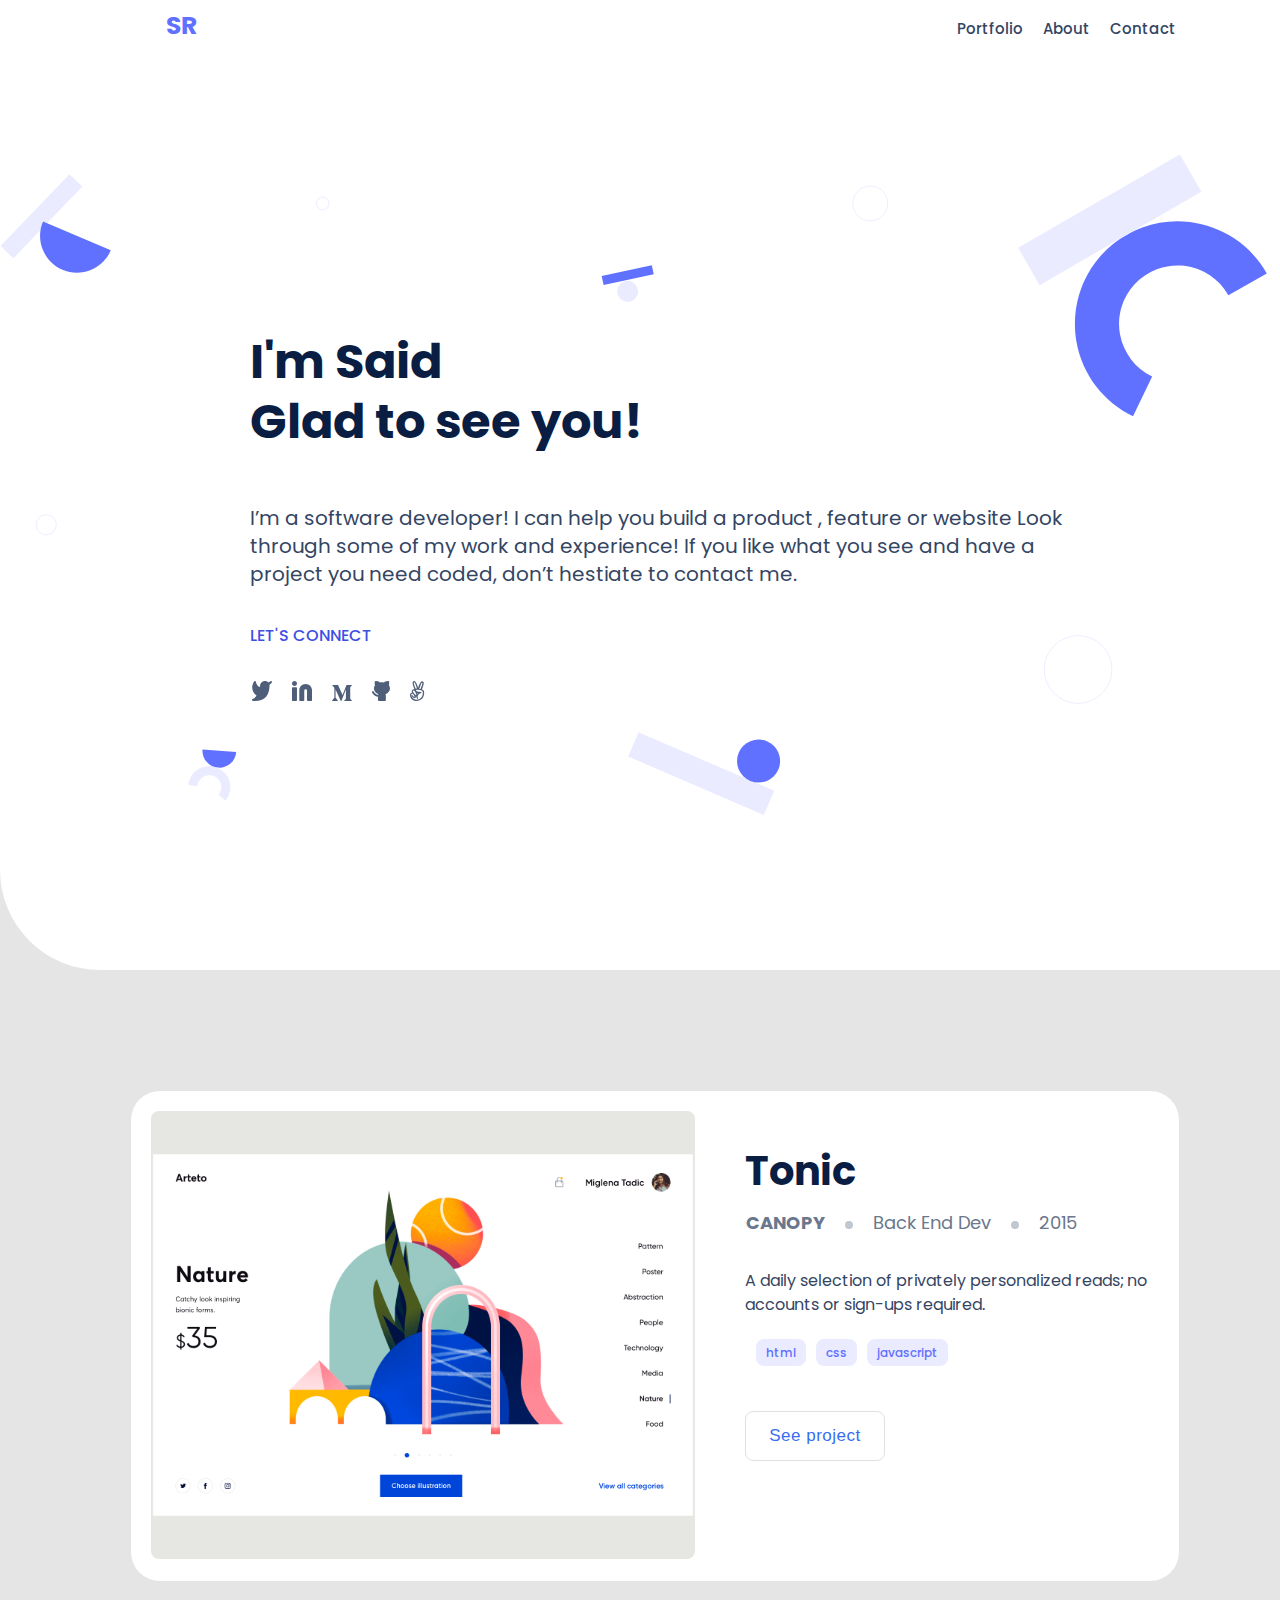
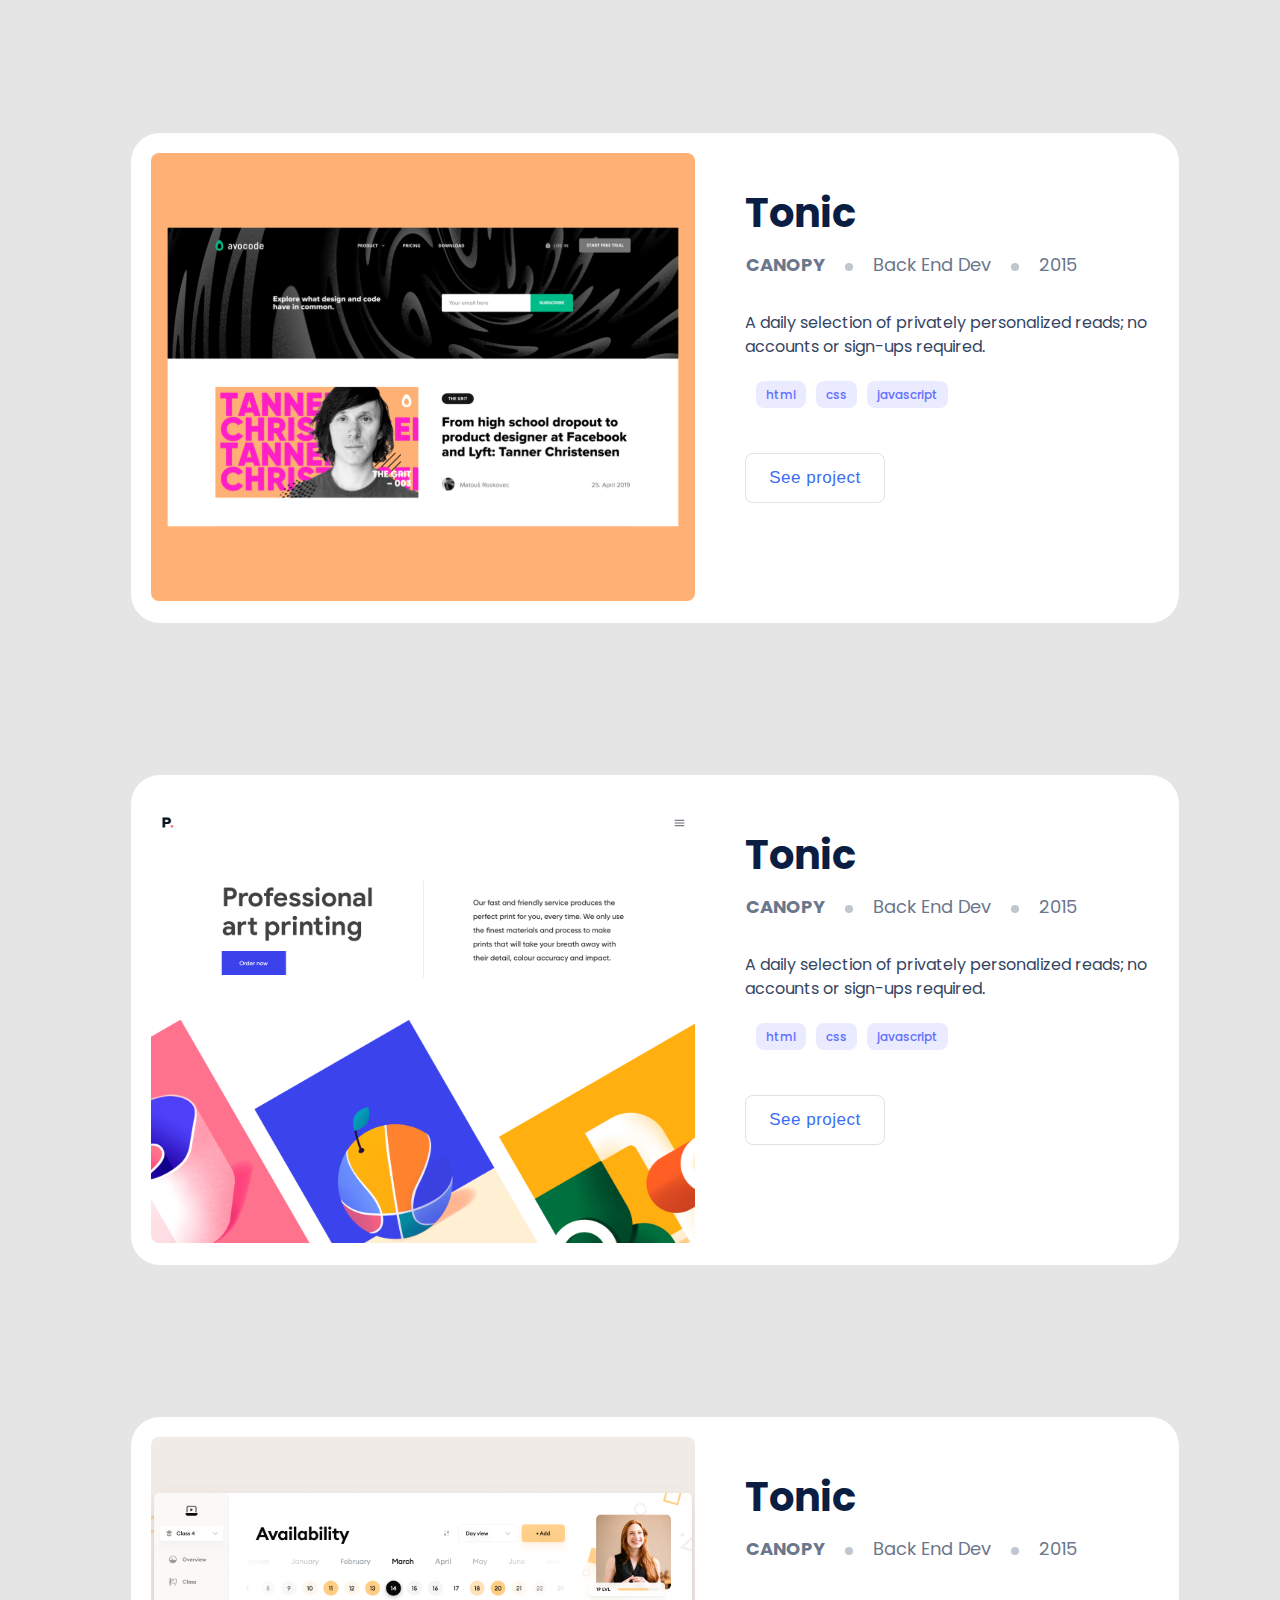
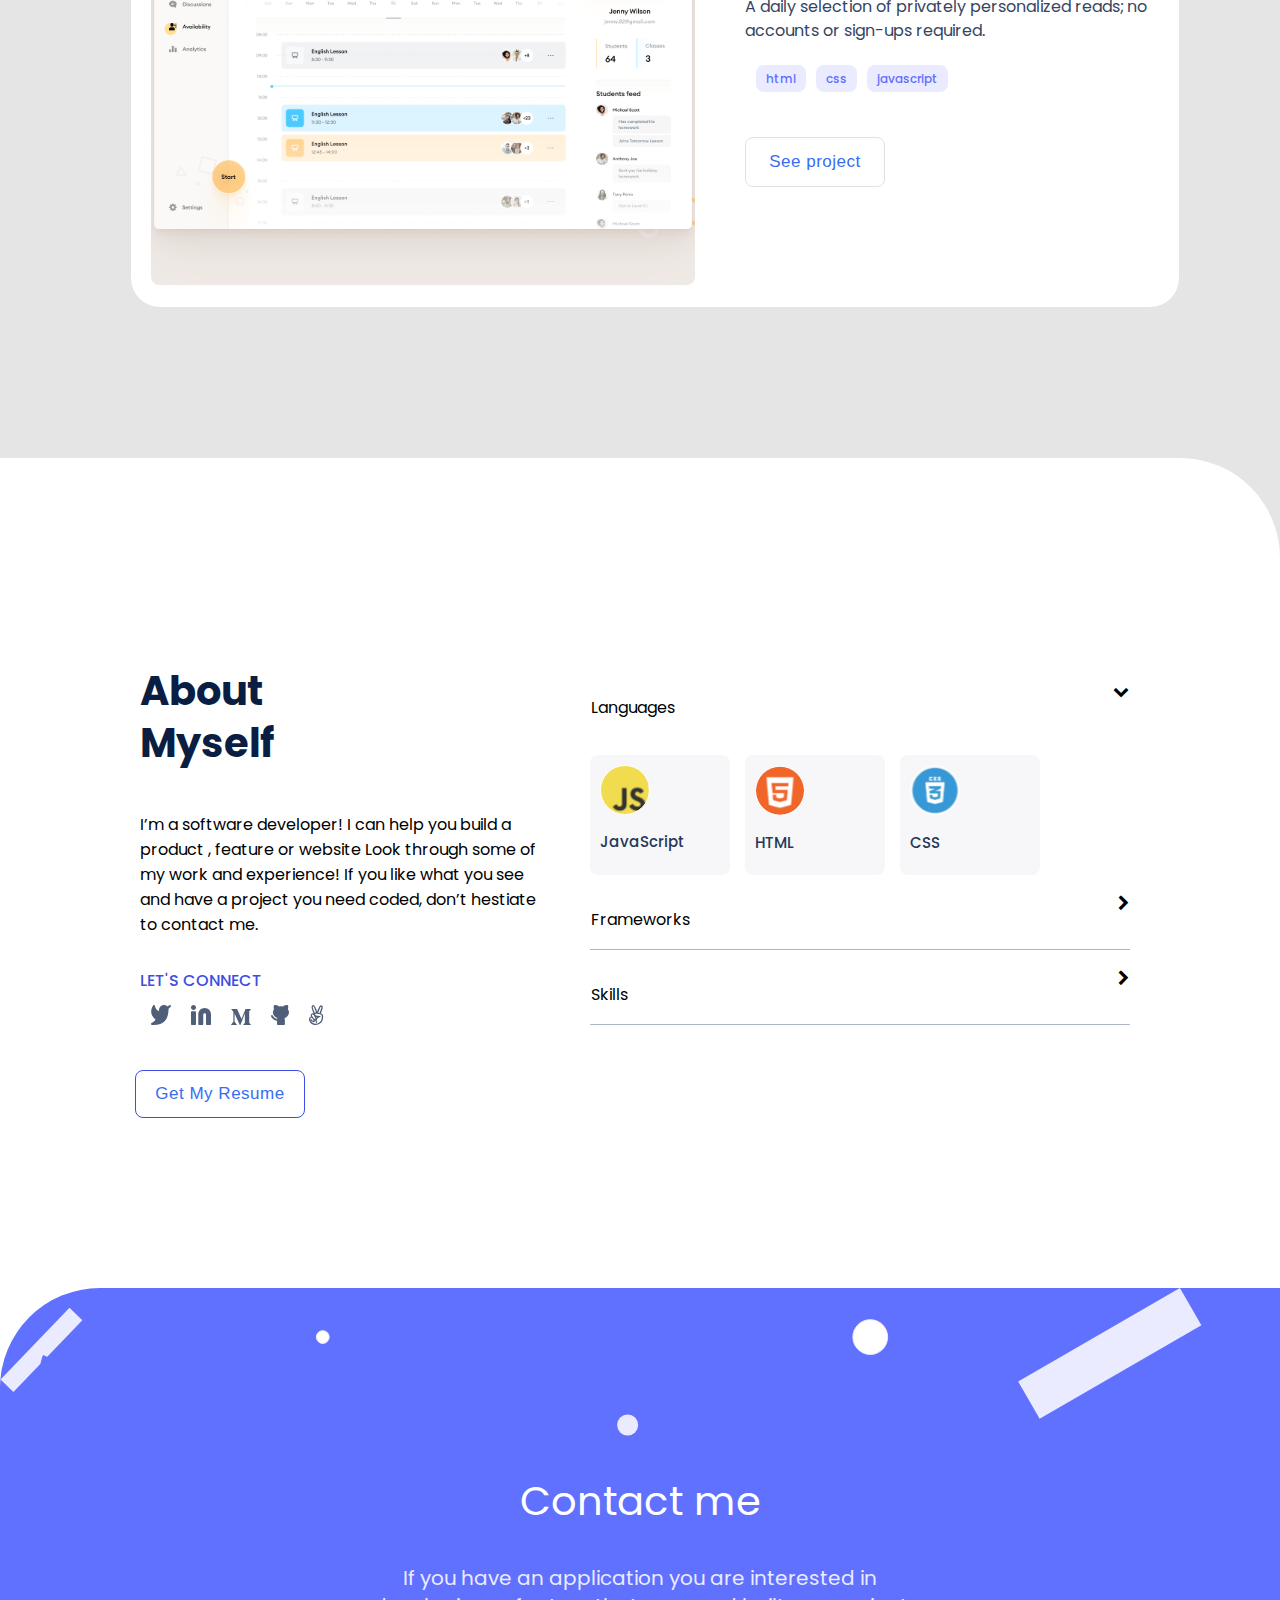
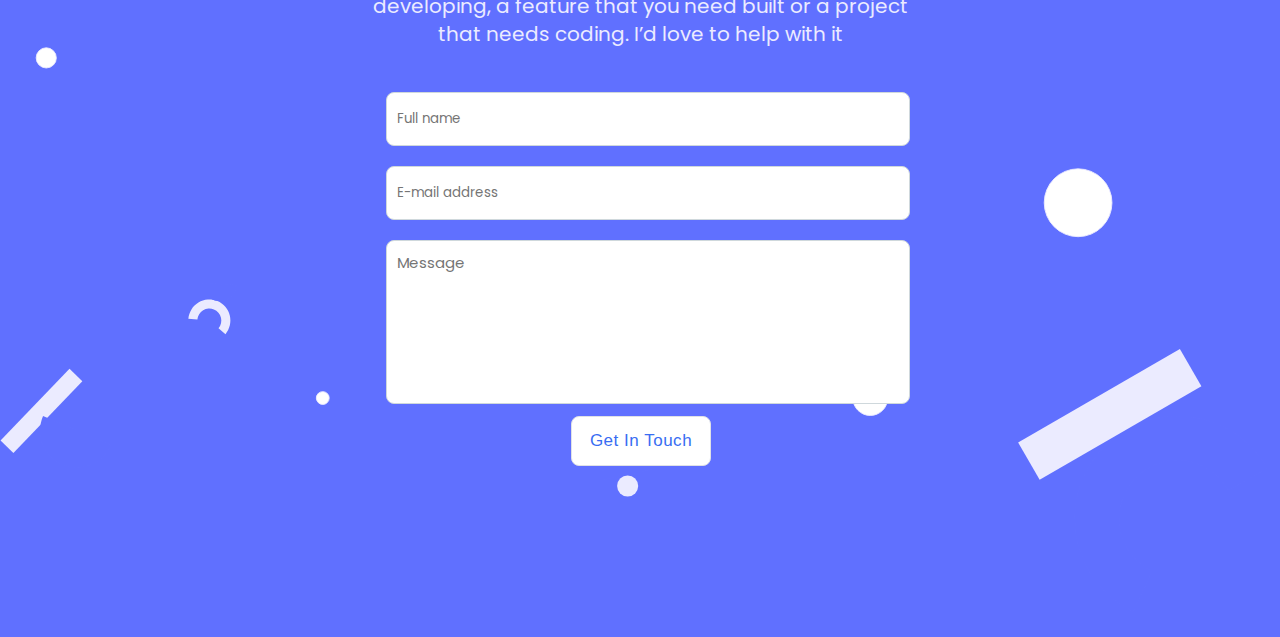
<file: index.html>
<!DOCTYPE html>
<html lang="en">

<head>
  <meta charset="UTF-8">
  <meta http-equiv="X-UA-Compatible" content="IE=edge">
  <meta name="viewport" content="width=device-width, initial-scale=1.0">
  <link rel="preconnect" href="https://fonts.googleapis.com">
  <link rel="preconnect" href="https://fonts.gstatic.com" crossorigin>
  <link href="https://fonts.googleapis.com/css2?family=Poppins:wght@500&display=swap" rel="stylesheet">
  <link rel="stylesheet" media="(min-width:992px)" href="css/desktop.css">
  <link rel="stylesheet" media="(max-width:992px)" href="css/style.css">
  <link rel="stylesheet" href="https://cdnjs.cloudflare.com/ajax/libs/font-awesome/4.7.0/css/font-awesome.min.css">
  <link rel="stylesheet" href="https://cdnjs.cloudflare.com/ajax/libs/animate.css/4.1.1/animate.min.css">
  <!-- Global site tag (gtag.js) - Google Analytics -->
  <script async src="https://www.googletagmanager.com/gtag/js?id=G-Z3EV75EVLX"></script>
  <script>
    window.dataLayer = window.dataLayer || [];

    function gtag() {
      window.dataLayer.push(arguments);
    }
    gtag('js', new Date());

    gtag('config', 'G-Z3EV75EVLX');
  </script>
  <title>Saids's Portfolio</title>
</head>

<body>
  <header class="main-section">
    <section class="toolbar">
      <nav class="desktop">
        <div class="all-item"><a class="animate__animated animate__flip animate__delay-0.5s animate__repeat-2 animate__slow	1s" href="#">SR</a></div>
        <div class="desk-item">
          <div><a href="#portfolio">Portfolio</a></div>
          <div><a href="#about">About</a></div>
          <div><a href="#contact">Contact</a></div>
        </div>
        <div class="mobile-item">
          <div class="item close"><a href="#" class="closeMenu"><i class="fa fa-times fa-3x" aria-hidden="true"></i></a></div>
          <div class="mobile-nav"><a href="#portfolio" class="closeMenu">Portfolio</a></div>
          <div class="mobile-nav"><a href="#about" class="closeMenu">About</a></div>
          <div class="mobile-nav"><a href="#contact" class="closeMenu">Contact</a></div>
        </div>
        <div class="item menu"><a href="#" class="openMenu"><i class="fa fa-bars" aria-hidden="true"></i></a></div>
      </nav>
    </section>
  </header>

  <main class="main-parts">

    <section class="headline-section">
      <h1>I'm Said <br> Glad to see you!</h1>
      <p>I’m a software developer! I can help you build a product , feature or website Look through some of my work and experience! If you like what you see and have a project you need coded, don’t hestiate to contact me.</p>
      <P class="connect">LET'S CONNECT</P>
      <ul class="social-icon">
        <li>
          <a href="#"><img src="images/twitter.svg" alt="Twitter"></a>
        </li>
        <li>
          <a href="#"><img src="images/Linkedin-icon.svg" alt="Linkedin"></a>
        </li>
        <li>
          <a href="#"><img src="images/medium.svg" alt="Medium"></a>
        </li>
        <li>
          <a href="#"><img src="images/github.svg" alt="Github"></a>
        </li>
        <li>
          <a href="#"><img src="images/angellist.svg" alt="Angellist"></a>
        </li>
      </ul>
    </section>

    <section class="works" id="portfolio">
      <div class="main-container">
        <div class="grid-item" id="work-1">
          <div class="flex-item1"><img src="images/tonic-portfolio-one.svg" alt="my tonic project"></div>
          <div class="desk-item1"><img src="images/nature.svg" alt="my tonic project"></div>
          <div class="desk-col">
            <div class="flex-item2">
              <h2>Tonic</h2>
            </div>
            <div class="flex-item2-desk">
              <h2>Tonic</h2>
            </div>
            <div class="flex-item3">
              <ul class="inner-element">
                <li><a href="#" class="canopy">CANOPY</a></li>
                <li>
                  <a href="#"><img src="images/dot.svg" alt="dot"></a>
                </li>
                <li><a href="#">Back End Dev</a></li>
                <li>
                  <a href="#"><img src="images/dot.svg" alt="dot"></a>
                </li>
                <li><a href="#">2015</a></li>
              </ul>
            </div>
            <div class="flex-item4">
              <p>A daily selection of privately personalized reads; no accounts or sign-ups required.</p>
            </div>
            <div class="flex-item5">
              <ul class="inner-flex-item">
                <li class="technology"><a href="#">html</a></li>
                <li class="technology"><a href="#">css</a></li>
                <li class="technology"><a href="#">javascript</a></li>
              </ul>
            </div>
            <div class="flex-item6"><button data-index="0" class="see-project">See project</button></div>
          </div>
        </div>
      </div>

      <div class="main-container">
        <div class="grid-item" id="work-1a">
          <div class="flex-item1"><img src="images/tonic-portfolio-two.svg" alt="my tonic project"></div>
          <div class="desk-item1"><img src="images/facebook-360.svg" alt="my tonic project"></div>
          <div class="desk-col">
            <div class="flex-item2">
              <h2>Tonic</h2>
            </div>
            <div class="flex-item2-desk">
              <h2>Tonic</h2>
            </div>
            <div class="flex-item3">
              <ul class="inner-element">
                <li><a href="#" class="canopy">CANOPY</a></li>
                <li>
                  <a href="#"><img src="images/dot.svg" alt="dot"></a>
                </li>
                <li><a href="#">Back End Dev</a></li>
                <li>
                  <a href="#"><img src="images/dot.svg" alt="dot"></a>
                </li>
                <li><a href="#">2015</a></li>
              </ul>
            </div>
            <div class="flex-item4">
              <p>A daily selection of privately personalized reads; no accounts or sign-ups required.</p>
            </div>
            <div class="flex-item5">
              <ul class="inner-flex-item">
                <li class="technology"><a href="#">html</a></li>
                <li class="technology"><a href="#">css</a></li>
                <li class="technology"><a href="#">javascript</a></li>
              </ul>
            </div>
            <div class="flex-item6"><button data-index="0" class="see-project">See project</button></div>
          </div>
        </div>
      </div>

      <div class="main-container">
        <div class="grid-item" id="work-1b">
          <div class="flex-item1"><img src="images/multi-portfolio-two.svg" alt="my tonic project"></div>
          <div class="desk-item1"><img src="images/multipost-desk.svg" alt="my tonic project"></div>
          <div class="desk-col">
            <div class="flex-item2">
              <h2>Tonic</h2>
            </div>
            <div class="flex-item2-desk">
              <h2>Tonic</h2>
            </div>
            <div class="flex-item3">
              <ul class="inner-element">
                <li><a href="#" class="canopy">CANOPY</a></li>
                <li>
                  <a href="#"><img src="images/dot.svg" alt="dot"></a>
                </li>
                <li><a href="#">Back End Dev</a></li>
                <li>
                  <a href="#"><img src="images/dot.svg" alt="dot"></a>
                </li>
                <li><a href="#">2015</a></li>
              </ul>
            </div>
            <div class="flex-item4">
              <p>A daily selection of privately personalized reads; no accounts or sign-ups required.</p>
            </div>
            <div class="flex-item5">
              <ul class="inner-flex-item">
                <li class="technology"><a href="#">html</a></li>
                <li class="technology"><a href="#">css</a></li>
                <li class="technology"><a href="#">javascript</a></li>
              </ul>
            </div>
            <div class="flex-item6"><button data-index="0" class="see-project">See project</button></div>
          </div>
        </div>
      </div>

      <div class="main-container">
        <div class="grid-item" id="work-1c">
          <div class="flex-item1"><img src="images/multi-portfolio-two.svg" alt="my tonic project"></div>
          <div class="desk-item1"><img src="images/uber-nav.svg" alt="my tonic project"></div>
          <div class="desk-col">
            <div class="flex-item2">
              <h2>Tonic</h2>
            </div>
            <div class="flex-item2-desk">
              <h2>Tonic</h2>
            </div>
            <div class="flex-item3">
              <ul class="inner-element">
                <li><a href="#" class="canopy">CANOPY</a></li>
                <li>
                  <a href="#"><img src="images/dot.svg" alt="dot"></a>
                </li>
                <li><a href="#">Back End Dev</a></li>
                <li>
                  <a href="#"><img src="images/dot.svg" alt="dot"></a>
                </li>
                <li><a href="#">2015</a></li>
              </ul>
            </div>
            <div class="flex-item4">
              <p>A daily selection of privately personalized reads; no accounts or sign-ups required.</p>
            </div>
            <div class="flex-item5">
              <ul class="inner-flex-item">
                <li class="technology"><a href="#">html</a></li>
                <li class="technology"><a href="#">css</a></li>
                <li class="technology"><a href="#">javascript</a></li>
              </ul>
            </div>
            <div class="flex-item6"><button data-index="0" class="see-project">See project</button></div>
          </div>
        </div>
      </div>
    </section>

    <section class="about-myself" id="about">
      <div class="desk-about">
        <h1>About <br> Myself</h1>
        <p>I’m a software developer! I can help you build a product , feature or website Look through some of my work and experience! If you like what you see and have a project you need coded, don’t hestiate to contact me.</p>
        <P class="connect">LET'S CONNECT</P>
        <ul class="contact-icon">
          <li>
            <a href="#"><img src="images/twitter.svg" alt="Twitter"></a>
          </li>
          <li>
            <a href="#"><img src="images/Linkedin-icon.svg" alt="Linkedin"></a>
          </li>
          <li>
            <a href="#"><img src="images/medium.svg" alt="Medium"></a>
          </li>
          <li>
            <a href="#"><img src="images/github.svg" alt="Github"></a>
          </li>
          <li>
            <a href="#"><img src="images/angellist.svg" alt="Angellist"></a>
          </li>
        </ul>
        <button class="resume">Get My Resume</button>
      </div>
      <div class="expertise">
        <ul class="language">
          <li>
            <p>Languages</p>
          </li>
          <li><i class="fa fa-chevron-down" aria-hidden="true"></i></li>
        </ul>
        <div class="desk-programming">
          <ul class="outer-item">
            <li class="programming"><img src="images/javascript.svg" alt="JavaScript"></li>
            <li>
              <p>JavaScript</p>
            </li>
          </ul>
          <ul class="outer-item">
            <li class="programming"><img src="images/html.svg" alt="HTML"></li>
            <li>
              <p>HTML</p>
            </li>
          </ul>
          <ul class="outer-item">
            <li class="programming"><img src="images/css.svg" alt="CSS"></li>
            <li>
              <p>CSS</p>
            </li>
          </ul>
        </div>
        <ul class="framework">
          <li class="flex-items">
            <p>Frameworks</p>
          </li>
          <li><i class="fa fa-chevron-right" aria-hidden="true"></i></li>
        </ul>
        <ul class="skills">
          <li class="flex-items">
            <p>Skills</p>
          </li>
          <li><i class="fa fa-chevron-right" aria-hidden="true"></i></li>
        </ul>
      </div>
    </section>
    <div class="contact-flex">
      <section class="contact" id="contact">
        <div class="inner-div">
          <h2>Contact me</h2>
          <p id="inner-div">If you have an application you are interested in developing, a feature that you need built or a project that needs coding. I’d love to help with it </p>
        </div>
        <form action="https://formspree.io/f/xayvqdqk" id="form" class="form" method="POST">
          <ul class="inner-list">
            <li><input type="text" class="form-control" placeholder="Full name" name="name" id="name" size="40" maxlength="30">
            </li>
            <li><input type="email" class="form-control" name="email" id="email" placeholder="E-mail address">
            </li>
            <li><textarea name="text" class="form-control" id="text" placeholder="Message"></textarea></li>
            <li id="submit-btn-edit"><button type="submit">Get In Touch</button></li>
            <li class="shape"><img src="images/Shape.svg" alt="shape"></li>
          </ul>
        </form>
      </section>
    </div>
  </main>

  <section class="worksPopup" id="portfolioPopup">
  </section>
  
  <script src="js/storage.js"></script>
  <script src="js/main.js"></script>

</body>

</html>
</file>
<file: css/desktop.css>
@media screen and (min-width: 992px) {
  body {
    background-color: #e5e5e5;
    font-family: Poppins, sans-serif;
    padding: 0;
    margin: 0;
  }

  a {
    text-decoration: none;
    text-decoration-line: none;
  }

  .flex-item1,
  .shape,
  .item,
  .flex-item2,
  .mobile-item,
  .mobile {
    display: none;
  }

  .desktop {
    position: fixed;
    width: 100%;
    display: flex;
    flex: 1 1 auto;
    text-align: center;
    padding: 1em;
    background-color: white;
    justify-content: space-between;
  }

  .all-item a {
    font-style: normal;
    font-weight: bold;
    font-size: 25px;
    line-height: 20px;
    color: #6070ff;
    margin-left: 150px;
    float: right;
  }

  .desk-item {
    display: flex;
    flex-direction: row;
    margin-right: 100px;
  }

  .desk-item a {
    padding-right: 20px;
    color: #344563;
    font-size: 15px;
    font-weight: 500;
    line-height: 20px;
    text-align: center;
    transition: color 2s;
  }

  .social-icon a {
    font-size: 2em;
    color: #344563;
  }

  .works-flex-pop span a {
    text-decoration: none;
    font-weight: bolder;
    color: #acb7c3;
    font-size: 20px;
    padding-right: 20px;
  }

  .headline-section {
    background-image: url(../images/header_background.svg);
    background-repeat: no-repeat;
    background-size: 100% 100%;
    background-color: white;
    display: flex;
    height: 620px;
    flex-direction: column;
    padding: 300px 200px 50px 250px;
    margin-bottom: 120px;
    border-bottom-left-radius: 100px;
  }

  .headline-section h1 {
    color: #091e42;
    font-weight: bold;
    font-size: 48px;
    line-height: 60px;
  }

  .headline-section p {
    font-weight: normal;
    font-size: 20px;
    line-height: 28px;
    color: #344563;
  }

  .social-icon {
    list-style-type: none;
    display: flex;
    gap: 20px;
    padding: 1px;
    margin: 1px;
  }

  .main-container {
    display: grid;
    grid-template-columns: auto;
    grid-gap: 100px;
    align-content: space-around;
    margin: 100px 100px 150px 130px;
  }

  #work-1,
  #work-3,
  #work-1a,
  #work-1b,
  #work-1c {
    background-color: white;
    display: flex;
    height: 450px;
    flex-direction: row;
    padding: 20px 20px;
    border: 1px solid #e5e5e5;
    border-radius: 30px;
  }

  #work-2,
  #work-4 {
    background-color: white;
    display: flex;
    height: 450px;
    flex-direction: row-reverse;
    padding: 20px 20px;
    border: 1px solid #e5e5e5;
    border-radius: 30px;
  }

  .desk-item1 {
    padding-right: 30px;
  }

  .desk-col {
    display: flex;
    flex-direction: column;
    padding: 1px 10px 100px 20px;
  }

  .desk-col h2 {
    font-weight: 700;
    font-size: 40px;
    line-height: 52px;
    color: #091e42;
  }

  ul {
    list-style-type: none;
    display: flex;
    gap: 20px;
    padding: 1px;
    margin-left: -40px;
    margin-top: -20px;
  }

  .inner-element li a {
    color: #6b778c;
    font-size: 18px;
    line-height: 24px;
  }

  .canopy {
    font-weight: 600;
    font-weight: bold;
    font-size: 18px;
    line-height: 24px;
    color: #344563;
  }

  .flex-item4 {
    padding-bottom: 25px;
  }

  .flex-item4 p {
    font-style: normal;
    font-weight: normal;
    font-size: 16px;
    line-height: 24px;
    color: #344563;
  }

  .flex-item3 {
    display: flex;
    align-content: space-around;
    margin-left: 40px;
  }

  .flex-item5 {
    display: flex;
    margin-left: 50px;
  }

  .inner-flex-item {
    display: flex;
    column-gap: 10px;
  }

  .inner-flex-item li a {
    font-size: 12px;
    font-weight: 500;
    color: #6070ff;
    border-radius: 8px;
    text-align: center;
    background: #ebebff;
    padding: 5px 10px;
  }

  button {
    border: 1px solid #dfe1e6;
    border-radius: 8px;
    width: 140px;
    height: 50px;
    text-align: center;
    font-style: normal;
    font-weight: 500;
    font-size: 17px;
    letter-spacing: 0.03em;
    color: #396df2;
    background-color: white;
    margin-top: 30px;
  }

  #submit-btn-edit {
    margin-top: -45px;
    display: flex;
    justify-content: center;
    align-items: center;
  }

  .resume {
    display: flex;
    align-items: center;
    justify-content: center;
    border-radius: 8px;
    border: 1px solid #3d4ee4;
    width: 170px;
    height: 50px;
    text-align: center;
    padding: 10px;
    font-weight: 500;
    font-size: 17px;
    line-height: 24px;
    letter-spacing: 0.03em;
    color: #396df2;
    background-color: white;
    margin-bottom: 20px;
    margin-left: -5px;
    margin-top: 10px;
  }

  button:hover {
    background: #8f9afc;
    color: white;
  }

  button:active {
    background: #0416b6;
    color: white;
    box-shadow: 0 8px 16px;
  }

  .about-myself {
    background-color: white;
    display: flex;
    flex-direction: row;
    padding: 100px 20px 150px 20px;
    border-top-right-radius: 100px;
    height: 680px;
  }

  .desk-about {
    display: flex;
    flex-direction: column;
    width: 400px;
    padding: 80px 10px 100px 120px;
  }

  .expertise {
    display: flex;
    flex-direction: column;
    margin-right: 130px;
    margin-left: 80px;
    width: 500px;
  }

  .desk-programming {
    display: flex;
    flex-direction: row;
  }

  .outer-item {
    display: flex;
    flex-direction: column;
    width: 120px;
    height: 100px;
    background: #f7f7f9;
    border-radius: 8px;
    margin-right: 55px;
    margin-top: 2px;
    padding: 10px 10px 10px 10px;
  }

  .work-description > p {
    font-size: 18px;
    color: #344563;
    font-weight: lighter;
    font-family: Popins, sans-serif;
    line-height: 28px;
  }

  .outer-item li p {
    color: #253858;
    font-weight: 500;
    font-size: 15px;
    line-height: 20px;
    margin-top: -10px;
  }

  .desk-about h1 {
    color: #091e42;
    font-style: normal;
    font-weight: bold;
    font-size: 40px;
    line-height: 52px;
  }

  .desk-about li p {
    color: #344563;
    font-size: 16px;
    line-height: 24px;
  }

  p.connect {
    color: #3d4ee4;
    font-weight: 500;
    font-size: 16px;
    line-height: 24px;
  }

  .contact-icon {
    margin-left: 1px;
    padding: 10px;
  }

  .contact-icon li a {
    font-size: 1.5em;
    color: #505f79;
  }

  .language {
    display: flex;
    text-align: center;
    margin-top: 120px;
    justify-content: space-between;
  }

  .skills {
    display: flex;
    justify-content: space-between;
    text-align: center;
    padding-top: 20px;
    border-bottom: 1px solid #acb7c3;
  }

  .framework {
    display: flex;
    text-align: center;
    justify-content: space-between;
    border-bottom: 1px solid #acb7c3;
    padding-top: 20px;
  }

  .contact-flex {
    display: flex;
    justify-content: center;
    align-items: center;
    background-color: #6070ff;
    background-image: url(../images/header_background.svg);
    background-size: 100%;
    border-top-left-radius: 100px;
    margin-top: -100px;
    padding: 150px 400px 150px 400px;
  }

  .inner-div {
    width: 550px;
    height: 100px;
    margin-bottom: 100px;
  }

  .inner-div h2 {
    color: white;
    text-align: center;
    font-size: 40px;
    font-weight: 400;
    padding-bottom: 0;
  }

  #inner-div {
    font-size: 20px;
    line-height: 28px;
    text-align: center;
    color: #ebebff;
  }

  .form {
    padding: 20px;
  }

  li input {
    background: #fff;
    border: 1px solid #cfd8dc;
    font-family: Poppins, sans-serif;
    border-radius: 8px;
    width: 100%;
    height: 50px;
    padding-left: 10px;
    color: #000;
  }

  textarea {
    resize: none;
  }

  li textarea {
    background: #fff;
    border: 1px solid #cfd8dc;
    font-family: Poppins, sans-serif;
    border-radius: 8px;
    width: 100%;
    height: 150px;
    padding-left: 10px;
    font-size: 15px;
    line-height: 24px;
    padding-top: 10px;
  }

  .inner-list {
    display: flex;
    flex-direction: column;
    margin: auto;
    width: 100%;
  }

  .inner-list .flex-item6 button {
    margin-left: 150px;
    margin-top: 1px;
  }

  .all-item:hover {
    transform: scale(1, 0.8);
  }

  .desk-item a:hover {
    color: #3d4ee4;
  }

  #portfolioPopup {
    position: fixed;
    z-index: 1;
    left: 0;
    top: 0;
    width: 100%;
    height: 100%;
    overflow: auto;
    background-color: rgb(76, 78, 82, 0.7);
    display: none;
  }

  ul.works-flex-item.titles-container {
    margin: 10px;
  }

  .works-flex {
    padding: 20px;
    background: #fff;
    margin: 50px 100px;
    border-radius: 10px;
  }

  .work-image > img {
    width: 100%;
  }

  .titles-item {
    font-family: 'Poppins', sans-serif;
    font-size: 16px;
    color: lightslategray;
    font-weight: 500;
    list-style-image: url(../images/Counter.png);
    padding-right: 25px;
  }

  .list-main {
    padding-right: 25px;
    list-style-type: none;
    font-weight: 600;
    font-size: 18px;
    color: #344563;
    line-height: 24px;
  }

  .works-flex-pop {
    display: flex;
    flex-direction: row;
    justify-content: space-between;
    align-items: baseline;
    width: 100%;
    margin-left: 10px;
    font-size: 25px;
  }

  .project-tags {
    display: flex;
    flex-direction: row;
  }

  .work-description {
    width: 75%;
  }

  .project-tags > div {
    margin-left: 10px;
  }

  .tags {
    width: 25%;
  }

  .tags > ul {
    display: flex;
    flex-direction: row;
    flex-wrap: wrap;
    list-style: none;
    margin-left: 5px;
    margin-top: 15px;
  }

  .lang-group,
  .lang-group-2 {
    background: #ebebff;
    border-radius: 8px;
    font-size: 12px;
    padding: 4px 12px 4px;
    color: #6070ff;
    margin-top: 5px;
    line-height: 16px;
  }

  .btn-tags {
    border-top: 1px solid rgb(236, 234, 234);
    padding-top: 20px;
    display: flex;
    flex-wrap: nowrap;
    flex-direction: row;
  }

  a.btn-see-project {
    text-decoration: none;
    color: #4053fc;
  }

  .btn-see-project {
    border: 1px solid #396df2;
    padding: 7px;
    border-radius: 8px;
    font-size: 16px;
    font-weight: 300;
    text-transform: capitalize;
    font-family: 'Poppins', sans-serif;
    transition-duration: 0.4s;
    margin: 0 5px 0 5px;
  }
}
</file>
<file: css/style.css>
body {
  background-color: #e5e5e5;
  font-family: Poppins, sans-serif;
  padding: 0;
  margin: 0;
}

.desk-item,
.desk-item1,
.flex-item2-desk,
.technology-desk,
.lang-container {
  display: none;
}

nav {
  display: flex;
  flex: 1 1 auto;
  justify-content: space-between;
  text-align: center;
  padding: 1em;
  background-color: white;
}

a {
  font-style: normal;
  font-weight: bold;
  font-size: 25px;
  line-height: 20px;
  color: #6070ff;
  text-decoration-line: none;
}

.headline-section {
  background-image: url(../images/header-shapes-mobile.png);
  background-repeat: no-repeat;
  background-size: 100% 100%;
  background-color: white;
  display: flex;
  height: 620px;
  flex-direction: column;
  padding: 20px 20px;
  border-bottom-left-radius: 25% 50px;
  margin-bottom: 100px;
}

h1 {
  color: #172b4d;
  font-weight: bold;
  font-size: 40px;
  line-height: 52px;
}

p {
  font-weight: normal;
  font-size: 16px;
  line-height: 24px;
  color: #344563;
}

.connect {
  color: #3d4ee4;
  font-weight: 500;
  font-size: 16px;
  line-height: 24px;
}

ul {
  list-style-type: none;
  display: flex;
  gap: 20px;
  padding: 1px;
  margin: 1px;
}

li a {
  color: #344563;
  margin-left: -40px;
  padding-right: 35px;
}

.social-icon {
  margin-left: 35px;
  display: flex;
}

.main-container {
  display: grid;
  grid-template-columns: 1fr;
}

.grid-item {
  background-color: white;
  display: flex;
  margin-bottom: 100px;
  flex-direction: column;
  padding: 20px 20px;
  border: 1px solid #e5e5e5;
  border-radius: 3%;
}

.mobile-item {
  position: fixed;
  height: 100%;
  width: 100%;
  left: 0;
  right: 0;
  top: 0;
  background-color: #6070fff0;
  text-align: left;
  display: none;
}

.mobile-item a {
  color: #fff;
}

.technology a {
  font-size: 12px;
  font-weight: 500;
  color: #6070ff;
  border-radius: 8px;
  text-align: center;
  background: #ebebff;
  padding: 5px 10px;
  margin-left: 0;
}

.flex-item3 a {
  font-size: 13px;
  font-weight: 600;
  display: flex;
  align-content: space-around;
  color: #7a869a;
}

.mobile-nav a {
  font-size: 32px;
}

.works-flex-pop span a {
  text-decoration: none;
  font-weight: bolder;
  color: #acb7c3;
  font-size: 20px;
  padding-right: 20px;
}

.mobile-item .close a {
  font-weight: lighter;
  font-size: 12px;
}

.mobile-item .close {
  padding-top: 50px;
  text-align: right;
  padding-right: 38px;
  font-weight: lighter;
}

.mobile-nav {
  padding: 15px 28px;
}

.flex-item2 {
  display: flex;
  margin-top: -30px;
}

.flex-item3 {
  display: flex;
  align-content: space-around;
  margin-left: 40px;
}

.flex-item5 {
  display: flex;
}

.inner-flex-item {
  display: flex;
  flex-direction: row;
  flex-wrap: wrap;
  width: 100%;
}

.expertise {
  display: flex;
  flex-direction: column;
}

.outer-flex {
  display: flex;
  flex-direction: column;
}

.skills {
  display: flex;
  flex: 1 1 auto;
  justify-content: space-between;
  text-align: center;
  border-bottom: 1px solid #acb7c3;
}

.about-myself i {
  padding-top: 22px;
  align-content: flex-end;
}

.framework {
  display: flex;
  text-align: center;
  flex: 1 1 auto;
  justify-content: space-between;
  border-bottom: 1px solid #acb7c3;
}

.framework p {
  color: #000;
  font-style: normal;
  font-weight: 500;
  font-size: 20px;
}

.skills p {
  color: #000;
  font-style: normal;
  font-weight: 500;
  font-size: 20px;
}

.language {
  display: flex;
  text-align: center;
  flex: 1 1 auto;
  justify-content: space-between;
}

.language p {
  color: #000;
  font-style: normal;
  font-weight: 500;
  font-size: 20px;
}

.outer-item {
  display: flex;
  text-align: center;
  flex: 1 1 auto;
  border-color: #acb7c3;
  border-radius: 8px;
  background-color: #f7f7f9;
  padding: 10px 10px;
  margin-bottom: 10px;
}

.outer-item p {
  font-weight: 500;
  font-size: 15px;
  color: #253858;
  line-height: 20px;
}

.grid-item img {
  width: 100%;
  height: 220px;
}

.about-myself {
  background-color: #fff;
  display: flex;
  flex-direction: column;
  padding: 20px 20px;
  padding-top: 100px;
  border-top-right-radius: 25% 50px;
}

.contact-icon {
  margin-left: 45px;
  padding-bottom: 20px;
}

button {
  border-radius: 8px;
  border: 1px solid #3d4ee4;
  width: 140px;
  height: 50px;
  text-align: center;
  padding: 10px;
  font-style: normal;
  font-weight: 500;
  font-size: 17px;
  letter-spacing: 0.03em;
  color: #396df2;
  background-color: white;
  margin-top: 30px;
}

.about-myself button {
  display: flex;
  align-items: center;
  justify-content: center;
  border-radius: 8px;
  border: 1px solid #3d4ee4;
  width: 170px;
  height: 50px;
  text-align: center;
  padding: 10px;
  font-weight: 500;
  font-size: 17px;
  line-height: 24px;
  letter-spacing: 0.03em;
  color: #396df2;
  background-color: white;
  margin-bottom: 20px;
  margin-left: -5px;
  margin-top: 10px;
}

#submit-btn-edit {
  margin-top: -45px;
}

.flex-item3 img {
  width: auto;
  height: auto;
  padding-top: 5px;
}

.canopy {
  font-weight: 600;
  font-size: 13px;
  line-height: 16px;
  color: #344563;
}

.flex-item4 {
  font-size: 15px;
  line-height: 24px;
  color: #344563;
}

.flex-item2 h2 {
  color: #172b4d;
  font-weight: bold;
  font-size: 32px;
}

.inner-list {
  display: flex;
  flex-direction: column;
}

.contact {
  background-color: #6070ff;
  background-image: url(../images/form-shapes-mob.svg);
  background-size: 100%;
  border-top-left-radius: 100px;
  margin-top: 100px;
}

.inner-div {
  padding-top: 100px;
  padding-right: 30px;
  padding-left: 20px;
}

.inner-div h2 {
  color: white;
  text-align: center;
  font-size: 40px;
  font-weight: 400;
  padding-bottom: 0;
}

.inner-div p {
  left: 24px;
  top: 4802px;
  font-size: 20px;
  line-height: 28px;
  text-align: center;
  color: #ebebff;
}

.form {
  padding-right: 30px;
  padding-left: 20px;
}

li input {
  background: #fff;
  border: 1px solid #cfd8dc;
  font-family: Poppins, sans-serif;
  border-radius: 8px;
  width: 100%;
  height: 50px;
  padding-left: 10px;
  color: #000;
}

textarea {
  resize: none;
}

li textarea {
  background: #fff;
  border: 1px solid #cfd8dc;
  font-family: Poppins, sans-serif;
  border-radius: 8px;
  width: 100%;
  height: 150px;
  padding-left: 10px;
  font-size: 15px;
  line-height: 24px;
  padding-top: 10px;
}

.shape {
  padding-right: 25%;
  padding-left: 35%;
}

button:hover {
  background: #8f9afc;
  color: white;
}

button:active {
  background: #0416b6;
  color: white;
}

#portfolioPopup {
  position: fixed;
  z-index: 1;
  left: 0;
  top: 0;
  width: 100%;
  height: 100%;
  overflow: auto;
  background-color: rgb(76, 78, 82, 0.7);
  display: none;
}

ul.works-flex-item.titles-container {
  margin: 10px;
}

.works-flex {
  padding: 20px;
  background: #fff;
  margin: 25px 20px;
  border-radius: 10px;
}

.work-image > img {
  width: 100%;
}

.titles-item {
  font-family: "Poppins", sans-serif;
  font-size: 16px;
  color: lightslategray;
  font-weight: 500;
  list-style-image: url(../images/Counter.png);
  padding-right: 25px;
}

.list-main {
  padding-right: 10px;
  list-style-type: none;
  font-weight: 600;
  font-size: 14px;
  color: #344563;
  line-height: 24px;
}

.works-flex-pop {
  display: flex;
  flex-direction: row;
  justify-content: space-between;
  align-items: baseline;
  width: 100%;
  margin-left: 10px;
  font-size: 25px;
}

.work-description > p {
  font-size: 18px;
  color: #344563;
  font-weight: lighter;
  font-family: Popins, sans-serif;
  line-height: 28px;
}

.project-tags > div {
  margin-left: 10px;
}

.tags > ul {
  display: flex;
  flex-direction: row;
  list-style: none;
  margin-left: 5px;
  margin-top: 15px;
}

.lang-group {
  display: none;
}

#mobile {
  background: #ebebff;
  border-radius: 8px;
  font-size: 12px;
  padding: 4px 12px 4px;
  color: #6070ff;
  margin-top: 5px;
  line-height: 16px;
}

.btn-tags {
  border-top: 1px solid rgb(236, 234, 234);
  padding-top: 20px;
}

a.btn-see-project {
  text-decoration: none;
  color: #4053fc;
}

.btn-see-project {
  border: 1px solid #396df2;
  padding: 7px;
  border-radius: 8px;
  font-size: 16px;
  font-weight: 300;
  text-transform: capitalize;
  font-family: "Poppins", sans-serif;
  transition-duration: 0.4s;
  margin: 0 5px 0 5px;
}

.contact-wrap {
  display: flex;
  justify-content: center;
  align-items: center;
  flex-direction: column;
  background-color: #6070ff;
  height: 779px;
  width: 375px;
  left: 24px;
  border-radius: 86px 0 0;
  border: 1px solid #dfe1e6;
  background-image: url("../images/contact-form-shape.svg");
  background-repeat: no-repeat;
  background-position: right;
  margin-top: -113px;
}

.contact-title {
  color: #fff;
  font-style: normal;
  font-weight: bold;
  font-size: 40px;
  line-height: 52px;
  margin-top: 103px;
}

.contact-para {
  color: #ebebff;
  padding: 12px 24px;
  font-style: normal;
  font-weight: normal;
  font-size: 20px;
  line-height: 28px;
  text-align: center;
}

.form-content {
  list-style-type: none;
}

.form-name {
  background: #fff;
  border: 1px solid #cfd8dc;
  border-radius: 8px;
  height: 48px;
  width: 327px;
  left: 0;
  top: 0;
  margin-top: 20px;
}

.form-email {
  background: #fff;
  border: 1px solid #cfd8dc;
  border-radius: 8px;
  height: 48px;
  width: 327px;
  left: 0;
  top: 0;
  margin-top: 18px;
}

.form-name::placeholder {
  padding-left: 16px;
  padding-top: 15px;
}

.form-email::placeholder {
  padding-left: 16px;
  padding-top: 15px;
}

.form-list-textarea {
  height: 170px;
  border-radius: 8px;
  width: 327px;
  left: 0;
  margin-top: 18px;
  top: 0;
}

.form-list-textarea::placeholder {
  padding-left: 16px;
  padding-top: 15px;
}

.contact-button {
  background-color: #fff;
  font-style: normal;
  line-height: 24px;
  color: #6070ff;
  border: 1px solid #cfd8dc;
  border-radius: 8px;
  font-weight: 500;
  font-size: 17px;
  padding: 12px 16px;
}

.contact-button:hover {
  color: #fff;
  text-decoration: none;
  font-weight: 500;
  font-size: 17px;
  line-height: 24px;
  padding: 12px 16px;
  background-color: #6070ff;
  border-radius: 8px;
  box-shadow: 0 8px 16px rgb(64 83 252 / 24%);
  font-style: normal;
}

.contact-button:focus {
  color: #fff;
  text-decoration: none;
  padding: 12px 16px;
  font-size: 17px;
  font-weight: 500;
  line-height: 24px;
  border-radius: 8px;
  background-color: #2230d2;
}

.button-wrap {
  margin-top: 22px;
}
</file>
